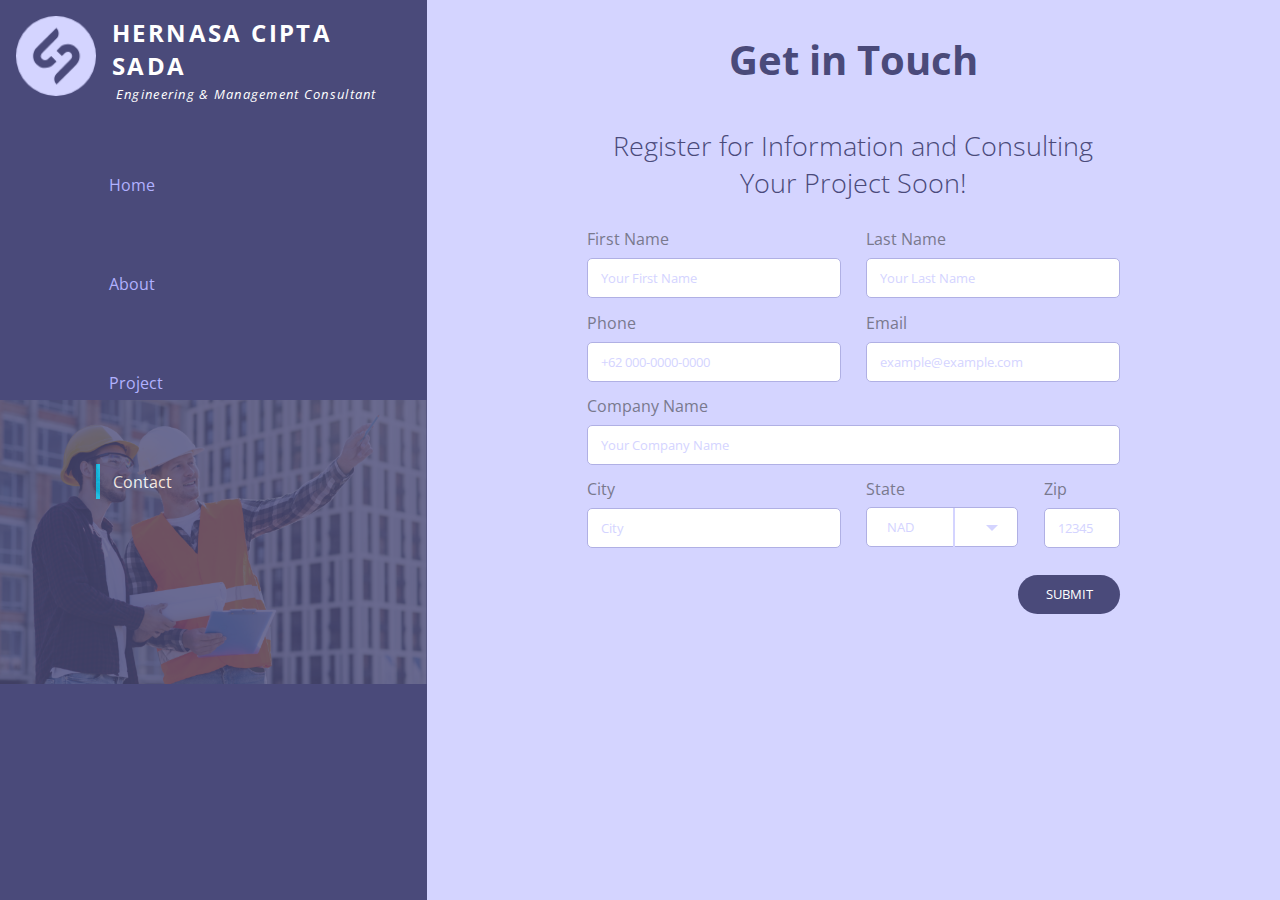
<file: 001-Sign Up Form/index.html>
<!DOCTYPE html>
<html lang="en">
<head>
    <meta charset="UTF-8">
    <meta name="viewport" content="width=device-width, initial-scale=1.0">
    <title>Sign Up Form</title>
    <link rel="stylesheet" href="style.css">
</head>
<body>
    <div class="container-nav">
        <header>
            <div class="logo">
                <img src="logo.png" alt="logo">
                <div class="logotext">
                    <h1>HERNASA CIPTA SADA</h1>
                    <P><em>Engineering & Management Consultant</em></P>
                </div>
            </div>
            <nav class="links">
                <ul>
                    <li>Home</li>
                    <li>About</li>
                    <li>Project</li>
                    <li class="active">Contact</li>
                </ul>
            </nav>
        </header>
        <div class="footer-img">
            <img src="hero.png" alt="png">
        </div>
    </div>
    <main class="content">
        <div class="container-content">
            <h2>Get in Touch</h2>
            <h4>Register for Information and Consulting Your Project Soon!</h4>
            <div class="form">
                <form class="form-field">
                    <label for="firstname">First Name</label>
                    <input type="text" id="firstname" placeholder="Your First Name">
                    <label for="lastname">Last Name</label>
                    <input type="text" id="lastname" placeholder="Your Last Name">
                    <label for="phone">Phone</label>
                    <input type="tel" id="phone" placeholder="+62 000-0000-0000">
                    <label for="email">Email</label>
                    <input type="email" name="email" id="email" placeholder="example@example.com">
                    <label for="company">Company Name</label>
                    <input type="text" id="company" placeholder="Your Company Name">
                    <label for="city">City</label>
                    <input type="text" id="city" placeholder="City">
                    <label for="state">State</label>
                    <select name="state" id="state" >
                        <option value="BTJ" selected disabled>ABC</option>
                        <option value="BTJ">BTJ</option>
                        <option value="JKT">JKT</option>
                        <option value="MDN">MDN</option>
                    </select>
                    <div class="select-custom">
                        <p>NAD</p>
                    </div>
                    <label for="zip">Zip</label>
                    <input type="text" name="zip" id="zip" pattern="[0-9]{5}" placeholder="12345">
                    <button type="submit">SUBMIT</button>
                </form>
            </div>
        </div>
    </main>
</body>
</html>
</file>
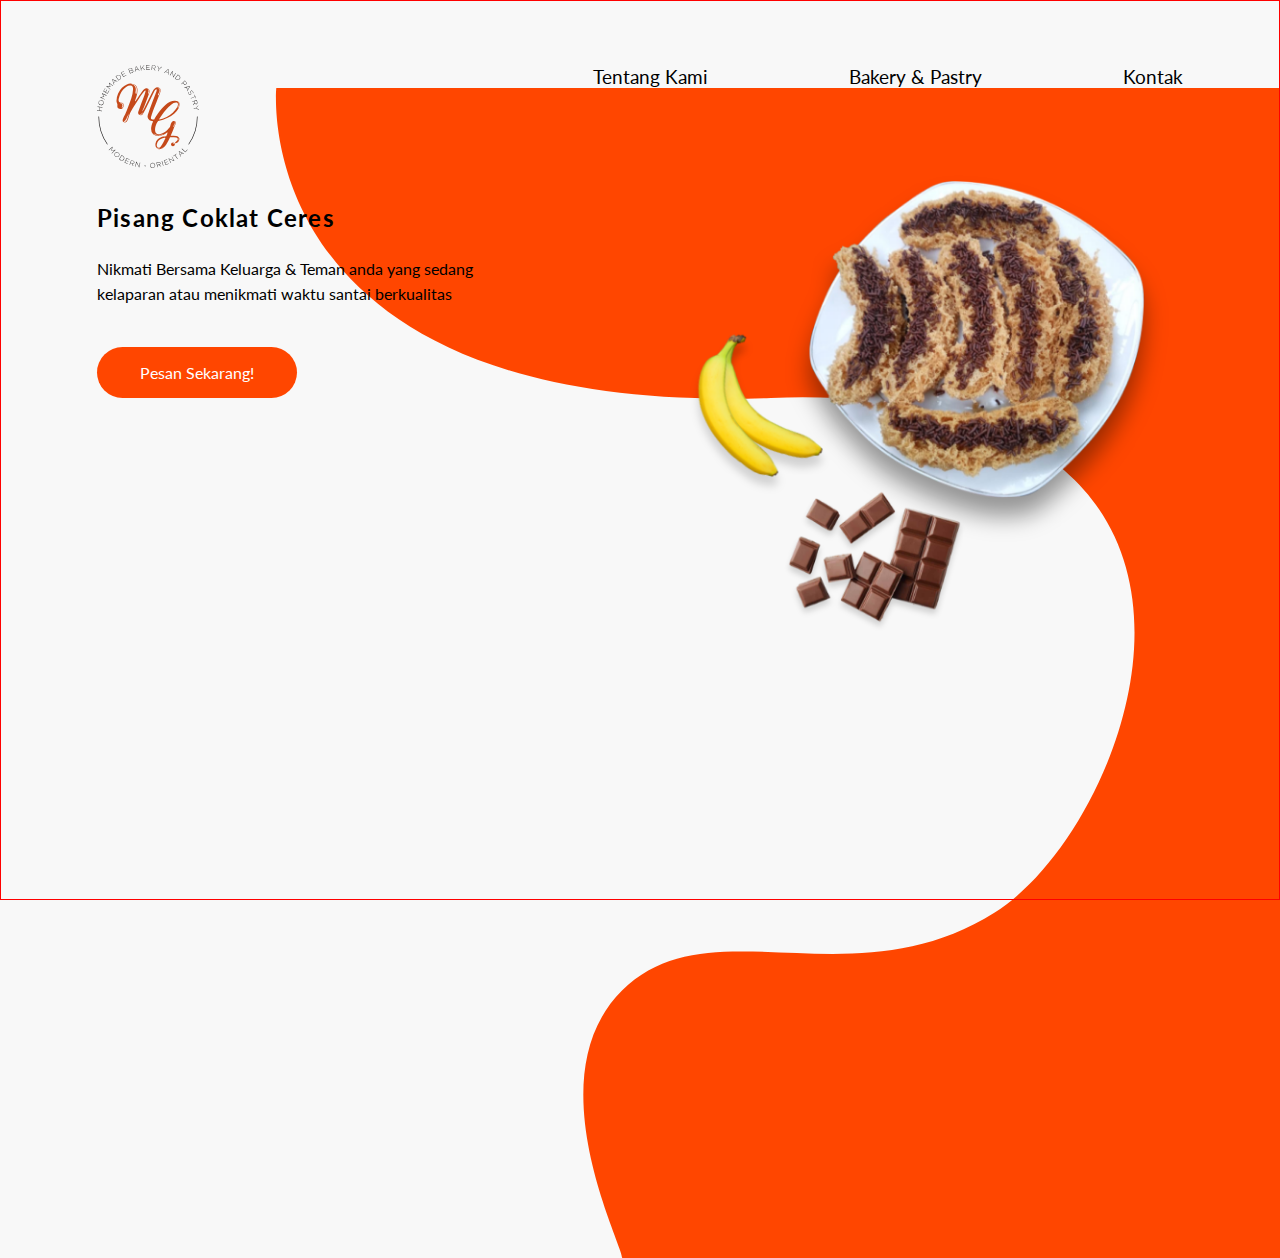
<file: 003 - Landing Page/index.html>
<!DOCTYPE html>
<html lang="en">
<head>
    <meta charset="UTF-8">
    <meta name="viewport" content="width=device-width, initial-scale=1.0">
    <title>Landing Page - MG Bakery</title>
    <link href="https://fonts.googleapis.com/css2?family=Lato&display=swap" rel="stylesheet">
    <link rel="stylesheet" href="style.css">
</head>
<body>
    <div class="content-wrapper">
        <header>
            <div class="logo">
                <img src="img/logoMG.svg" alt="logoMG">
            </div>
            <div class="menu-wrap">
                <input type="checkbox" class="toggle">
                <div class="ham">
                    <span></span>
                    <span></span>
                    <span></span>
                </div>
                <nav>
                    <ul class="show-desktop">
                        <li><a href="#">Tentang Kami</a></li>
                        <li><a href="#">Bakery & Pastry</a></li>
                        <li><a href="#">Kontak</a></li>
                    </ul>
                </nav>
            </div>
        </header>
        <main>
            <div class="content">
                <h2>Pisang Coklat Ceres</h2>
                <p>Nikmati Bersama Keluarga & Teman anda yang sedang kelaparan atau menikmati waktu santai berkualitas </p>
                <p><a href="#">Pesan Sekarang!</a></p>
            </div>
            <div class="img-container">
                <img src="img/piscok.png" alt="piscok">
            </div> 
        </main>
    </div>
    <div class="bg-wave">
        <svg class="wave" viewBox="0 0 847.682 768.042">
            <path id="Path_58" data-name="Path 58" d="M1366,0H518.618S498.29,215.83,843.347,203.444,1084.646,482,990.257,541.258s-186.993-5.813-244.513,51.061,0,166.082,0,175.723c69.346,0,620.331-.065,620.331-.065Z" transform="translate(-518.392)" fill="#ff4600"/>
        </svg>
    </div>
</body>
</html>
</file>
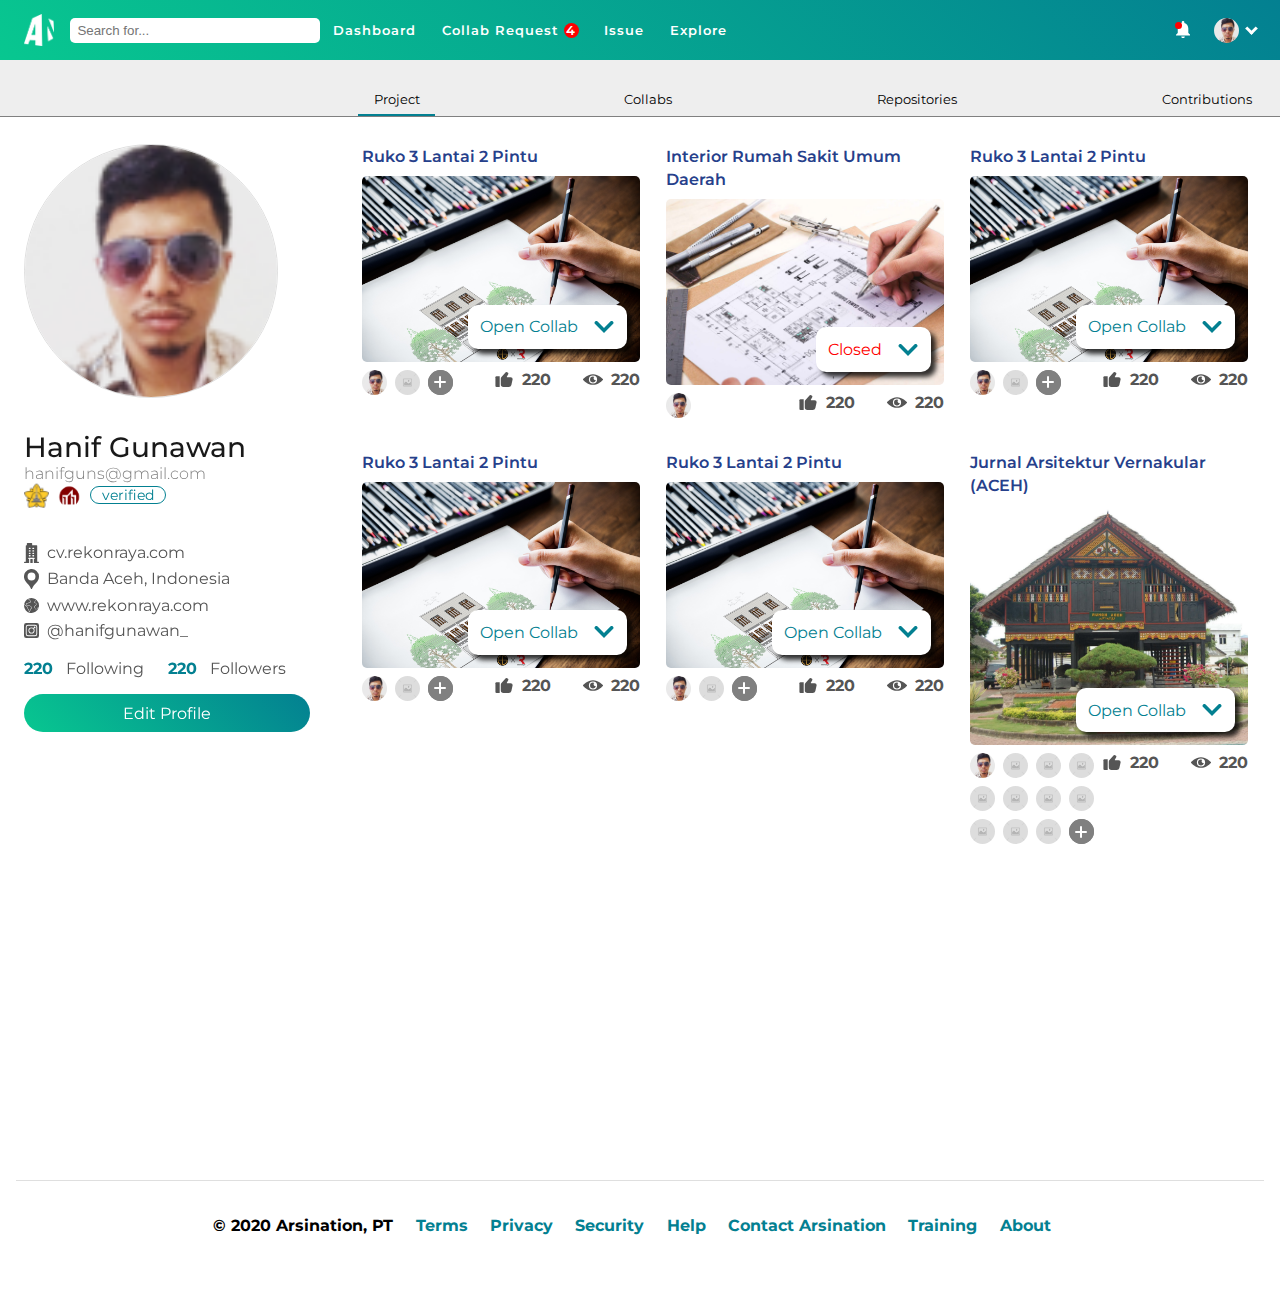
<file: 006 - User Profile/index.html>
<!DOCTYPE html>
<html lang="en">
<head>
    <meta charset="UTF-8">
    <meta name="viewport" content="width=device-width, initial-scale=1.0">
    <title>User Profile</title>
    <link rel="stylesheet" href="style.css">
    <link rel="preconnect" href="https://fonts.gstatic.com">
    <link href="https://fonts.googleapis.com/css2?family=Montserrat:ital,wght@0,300;0,400;0,500;1,600&display=swap" rel="stylesheet">
</head>
<body>
    <div class="wrapper">
        <header>
            <div class="nav-mobile hide-search">
                <span></span>
                <span></span>
                <span></span>
            </div>
            <div class="left-nav">
                <div class="logo">
                    <img class="main-logo" src="icon/logoArsination.png" alt="main logo">
                </div>
                <div class="search-bar">
                    <form role="search">
                        <input class="input-search hide-mobile" type="text" placeholder="  Search for..." autocomplete="off">
                    </form>
                </div>
                <div class="top-menu hide-mobile">
                    <nav class="top-nav">
                        <ul>
                            <li><a href="#"></a>Dashboard</li>
                            <li><a href="#"></a>Collab <span class="limits">Request</span><span class="counter">4</span></li>
                            <li><a href="#"></a>Issue</li>
                            <li><a href="#"></a>Explore</li>
                        </ul>
                    </nav>
                </div>
            </div>
            <div class="right-nav">
                <svg class="search-icon hide-desktop" width="17.49" height="17.491" viewBox="0 0 17.49 17.491">
                    <path id="Path_437" data-name="Path 437" d="M920.5-1404h-.794l-.276-.274A6.469,6.469,0,0,0,921-1408.5a6.5,6.5,0,0,0-6.5-6.5,6.5,6.5,0,0,0-6.5,6.5,6.5,6.5,0,0,0,6.5,6.5,6.47,6.47,0,0,0,4.225-1.566l.276.274v.792l5,4.991L925.49-1399l-4.988-5Zm-6,0a4.5,4.5,0,0,1-4.5-4.5,4.5,4.5,0,0,1,4.5-4.5,4.5,4.5,0,0,1,4.5,4.5,4.5,4.5,0,0,1-4.5,4.5Z" transform="translate(-908 1415)" fill="#fff" fill-rule="evenodd"/>
                </svg>
                <div class="notification">
                    <svg width="14.082" height="17.162" viewBox="0 0 14.082 17.162">
                        <g id="alarm" transform="translate(-37.333)">
                          <g id="Group_3" data-name="Group 3" transform="translate(37.333)">
                            <g id="Group_2" data-name="Group 2" transform="translate(0)">
                              <path id="Path_403" data-name="Path 403" d="M167.094,375.093a1.76,1.76,0,0,0,1.76-1.76h-3.52A1.76,1.76,0,0,0,167.094,375.093Z" transform="translate(-160.053 -357.931)" fill="#fff"/>
                              <path id="Path_404" data-name="Path 404" d="M49.655,11.882v-4.4c0-2.706-1.439-4.964-3.961-5.562v-.6a1.32,1.32,0,1,0-2.64,0v.6c-2.522.6-3.961,2.856-3.961,5.562v4.4l-1.76,1.76v.88H51.415v-.88Z" transform="translate(-37.333)" fill="#fff"/>
                            </g>
                          </g>
                        </g>
                      </svg>
                    <span class="new-notif"></span>
                </div>
                <div class="ava-profile hide-mobile">
                    <div class="ava-icon">
                        <img class="profile-picture" src="icon/profil-picture.png" alt="hg">
                    </div>
                    <p><i class="arrow down"></i></p>
                </div>
            </div>
        </header>
        <div class="wrap-flex">
            <aside>
                <div class="container-profile">
                    <div class="user-profile">
                        <div class="avatar">
                            <img class="profile-picture" src="icon/profil-picture.png" alt="hg">
                        </div>
                        <div class="user-data">
                            <h2 class="name">Hanif Gunawan</h2>
                            <h3 class="email">hanifguns@gmail.com</h3>
                            <div class="almamater">
                                <img src="icon/logo-unsyiah.png" alt="S1">
                                <span class="tooltip-1">S1</span>
                                <img src="icon/logo-iai.png" alt="Associate">
                                <span class="tooltip-2">Associate</span>
                                <span class="verified">verified</span>
                            </div>
                        </div>
                    </div>
                    <div class="user-data2">
                        <div class="occupation">
                            <svg class="icon-data" viewBox="0 0 9.857 13.223">
                                <path id="company" d="M55.456,12.37h-.77V1.92a.41.41,0,0,0-.39-.427H51.368V.427A.41.41,0,0,0,50.977,0H48.269a.41.41,0,0,0-.39.427V1.493h-.317a.41.41,0,0,0-.39.427V12.37H46.4a.428.428,0,0,0-.011.853h2.781a.2.2,0,0,0,.2-.213V10.557h-.16A.428.428,0,0,1,49.2,9.7H52.65a.428.428,0,0,1,.011.853H52.49V13.01a.2.2,0,0,0,.2.213h2.781a.428.428,0,0,0-.011-.853ZM49.977,8.824h-.439a.428.428,0,0,1,0-.853h.439a.428.428,0,0,1,0,.853Zm0-1.6h-.439a.428.428,0,0,1,0-.853h.439a.428.428,0,0,1,0,.853Zm0-1.6h-.439a.428.428,0,0,1,0-.853h.439a.428.428,0,0,1,0,.853Zm0-1.6h-.439a.428.428,0,0,1,0-.853h.439a.428.428,0,0,1,0,.853Zm2.318,4.8h-.439a.428.428,0,0,1,0-.853h.439a.428.428,0,0,1,0,.853Zm0-1.6h-.439a.428.428,0,0,1,0-.853h.439a.428.428,0,0,1,0,.853Zm0-1.6h-.439a.428.428,0,0,1,0-.853h.439a.428.428,0,0,1,0,.853Zm0-1.6h-.439a.428.428,0,0,1,0-.853h.439a.428.428,0,0,1,0,.853ZM50.148,13.01V10.771a.2.2,0,0,1,.2-.213h1.171a.2.2,0,0,1,.2.213V13.01a.2.2,0,0,1-.2.213H50.343A.2.2,0,0,1,50.148,13.01Z" transform="translate(-46)"/>
                            </svg>
                            <p class="data-text">cv.rekonraya.com</p>
                        </div>
                        <div class="address">
                            <svg class="icon-data" viewBox="0 0 9.857 13.214">
                                <path id="Path_420" data-name="Path 420" d="M278.735,114.343a.352.352,0,0,1-.653,0c-1.329-3.254-4.007-4.146-4.518-7.046a5.031,5.031,0,0,1,4.366-5.923,4.929,4.929,0,0,1,5.412,4.9C283.342,110.03,280.21,110.732,278.735,114.343Zm2.28-8.073a2.6,2.6,0,1,0-2.6,2.6,2.6,2.6,0,0,0,2.6-2.6Z" transform="translate(-273.486 -101.349)"/>
                            </svg>
                            <p class="data-text">Banda Aceh, Indonesia</p>
                        </div>
                        <div class="website">
                            <svg class="icon-data" viewBox="0 0 9.857 9.857">
                                <g id="globe" transform="translate(-16 -15.998)">
                                  <path id="Path_407" data-name="Path 407" d="M19.749,47.512l.411.052a.266.266,0,0,0,.265-.126.751.751,0,0,1,.745-.368l.18.023a.263.263,0,0,0,.24-.1l.158-.205a.432.432,0,0,0,.013-.512l-.341-.492a1.486,1.486,0,0,0-.467-.433,1.681,1.681,0,0,1-.16-.107l-.6-.452a4.948,4.948,0,0,0-1.14.852,4.891,4.891,0,0,0-1.41,2.906.9.9,0,0,1,.945.432.708.708,0,0,0,.126.159l.358.337a.435.435,0,0,0,.183.1l.042.011a.831.831,0,0,1,.58.577l.192.692a.571.571,0,0,0,.1.195l.581.762a.84.84,0,0,1,.16.37l.158.947a.038.038,0,0,0,.011.023.031.031,0,0,0,.033,0,.164.164,0,0,0,.1-.137,1.06,1.06,0,0,1,.246-.582l.168-.2a.249.249,0,0,0,.047-.086l.173-.561a.934.934,0,0,1,.326-.468l.515-.4a.082.082,0,0,0,.032-.05.072.072,0,0,0-.016-.059l-.343-.4c-.022-.026-.044-.053-.064-.081l-.262-.365a.653.653,0,0,0-.539-.287.234.234,0,0,1-.126-.033l-.535-.321a.418.418,0,0,0-.41-.01l-.282.151a.659.659,0,0,1-.865-.228L19,48.613a.7.7,0,0,1,.012-.765A.773.773,0,0,1,19.749,47.512Z" transform="translate(-1.608 -28.204)"/>
                                  <path id="Path_408" data-name="Path 408" d="M25.474,22.421a.742.742,0,0,0-.651.445l-.031.069a.765.765,0,0,1-.7.455h-.519a.337.337,0,0,1-.341-.3l-.02-.2a.737.737,0,0,0-.334-.551A.394.394,0,0,1,22.694,22v-.208a.506.506,0,0,1,.168-.382l.882-.783a.771.771,0,0,0,.227-.8.788.788,0,0,0-.657-.553l-.089-.011a.54.54,0,0,1-.341-.18.349.349,0,0,1-.042-.4l.186-.318a6.477,6.477,0,0,1,.816-1.106l.14-.2a4.938,4.938,0,0,0-5.2-.574l.521.392a1.481,1.481,0,0,0,.141.094,1.692,1.692,0,0,1,.532.493l.341.492a.637.637,0,0,1-.019.755l-.158.205a.469.469,0,0,1-.429.178l-.18-.023a.546.546,0,0,0-.542.268.47.47,0,0,1-.469.226l-.411-.052a.568.568,0,0,0-.545.246.493.493,0,0,0-.008.54l.274.433a.453.453,0,0,0,.595.156l.282-.151a.624.624,0,0,1,.613.015l.535.321a.027.027,0,0,0,.016,0,.857.857,0,0,1,.711.372l.262.365c.017.023.035.046.053.068l.343.4a.279.279,0,0,1,.063.225.284.284,0,0,1-.11.18l-.515.4a.73.73,0,0,0-.254.366l-.173.561a.453.453,0,0,1-.085.157l-.168.2a.855.855,0,0,0-.2.469.369.369,0,0,1-.225.308.237.237,0,0,1-.326-.184l-.158-.947a.634.634,0,0,0-.121-.279l-.581-.762a.776.776,0,0,1-.131-.264l-.192-.692a.625.625,0,0,0-.436-.434l-.042-.011a.641.641,0,0,1-.27-.151l-.358-.337a.914.914,0,0,1-.163-.2.7.7,0,0,0-.733-.333l-.055.011q-.013.182-.013.366a4.93,4.93,0,0,0,9.629,1.488l-.033,0Z" transform="translate(0 0)"/>
                                  <path id="Path_409" data-name="Path 409" d="M353.239,74.049l-.136.189-.008.01a6.272,6.272,0,0,0-.794,1.075l-.186.317a.145.145,0,0,0,.019.164.335.335,0,0,0,.211.112l.09.011a.994.994,0,0,1,.829.7.976.976,0,0,1-.286,1.013l-.884.783a.3.3,0,0,0-.1.228v.208a.188.188,0,0,0,.085.162.936.936,0,0,1,.425.7l.021.2a.134.134,0,0,0,.138.12h.519a.56.56,0,0,0,.517-.333l.031-.066a.947.947,0,0,1,.829-.569l.122-.006.03,0,.075-.008a4.954,4.954,0,0,0,.166-1.276A4.9,4.9,0,0,0,353.51,74.3Q353.378,74.169,353.239,74.049Z" transform="translate(-329.096 -56.859)"/>
                                </g>
                            </svg>
                            <p class="data-text">www.rekonraya.com</p>
                        </div>
                        <div class="social-media">
                            <svg class="icon-data" viewBox="0 0 9.73 9.73">
                                <path id="Path_410" data-name="Path 410" d="M96.416,91H91.855a.856.856,0,0,0-.855.855v4.561a.856.856,0,0,0,.855.855h4.561a.856.856,0,0,0,.855-.855V91.855A.856.856,0,0,0,96.416,91Zm-2.281,5.131a2,2,0,1,1,2-2A2,2,0,0,1,94.136,96.131Zm2-3.421a.57.57,0,1,1,.57-.57A.571.571,0,0,1,96.131,92.71Zm0,0" transform="translate(-89.271 -89.271)"/>
                                <path id="Path_411" data-name="Path 411" d="M182.425,181a1.425,1.425,0,1,0,1.425,1.425A1.427,1.427,0,0,0,182.425,181Zm0,0" transform="translate(-177.56 -177.56)"/>
                                <path id="Path_412" data-name="Path 412" d="M8.286,0H1.444A1.46,1.46,0,0,0,0,1.444V8.286A1.46,1.46,0,0,0,1.444,9.73H8.286A1.46,1.46,0,0,0,9.73,8.286V1.444A1.46,1.46,0,0,0,8.286,0Zm.285,7.146A1.427,1.427,0,0,1,7.146,8.571H2.585A1.427,1.427,0,0,1,1.159,7.146V2.585A1.427,1.427,0,0,1,2.585,1.159H7.146A1.427,1.427,0,0,1,8.571,2.585Zm0,0"/>
                            </svg>
                            <p class="data-text">@hanifgunawan_</p>
                        </div>
                    </div>
                    <div class="user-entity">
                        <div class="user-fame">
                            <div class="following">
                                <h4>220</h4>
                                <p class="data-text">Following</p>                    
                            </div>
                            <div class="followers">
                                <h4>220</h4>
                                <p class="data-text">Followers</p>
                            </div>
                        </div>
                    </div>
                    <div class="btn-edit-profile">
                        <p><a href="#">Edit Profile</a></p>
                    </div>
                </div>
            </aside>
            <main>
                <div class="content-wrap">
                    <div class="content">
                        <h3 class="title"><a href="">Ruko 3 Lantai 2 Pintu</a></h3>
                        <div class="cover">
                            <img src="icon/ruko-present.jpg" alt="cover-ruko">
                            <div class="banner-option">
                                <div class="option-1 active">
                                    <p>Open Collab</p>
                                </div>
                                <div class="option-2 hidden">
                                    <p>Closed</p>
                                </div>
                                <div class="dropdown">
                                    <svg class="arrow-drop" width="10.486" height="6.657" viewBox="0 0 10.486 6.657">
                                        <path id="Union_8" data-name="Union 8" d="M.293,1.707A1,1,0,0,1,1.707.293L5.243,3.828,8.778.293a1,1,0,0,1,1.415,1.415L5.243,6.656Z" transform="translate(0 0)"/>
                                    </svg>
                                </div>
                            </div>
                        </div>
                        <div class="content-status">
                            <div class="owner">
                                <a href="#">
                                    <img src="icon/profil-picture.png" alt="owner">
                                </a>
                                <a href="#">
                                    <img src="icon/image-placeholder.jpg" alt="owner">
                                </a>
                                <div class="add-owner">
                                    <a class="add-owner" href="#">
                                        <span></span>
                                        <span></span>
                                    </a>
                                </div>
                            </div>
                            <div class="likes-watches">
                                <div class="likes">
                                    <svg class="likes-icon" width="16" height="14" viewBox="0 0 16 14">
                                        <g id="like" transform="translate(0 -1)">
                                          <path id="Path_416" data-name="Path 416" d="M0,1V9a1,1,0,0,0,1,1H4V0H1A1,1,0,0,0,0,1Z" transform="translate(0 5)"/>
                                          <path id="Path_417" data-name="Path 417" d="M9.153,5.03H6.2a.5.5,0,0,1-.437-.743L6.8,2.412A1.5,1.5,0,0,0,5.855.229L5.121.045A.5.5,0,0,0,4.628.2L.641,4.625A2.5,2.5,0,0,0,0,6.3V11.53a2.5,2.5,0,0,0,2.5,2.5H7.474A2.506,2.506,0,0,0,9.885,12.19l1.067-4.9a1.847,1.847,0,0,0-1.8-2.262Z" transform="translate(5 0.97)"/>
                                        </g>
                                    </svg>
                                    <p>220</p>
                                </div>
                                <div class="watch">
                                    <svg class="watch-icon" width="17.716" height="9.342" viewBox="0 0 17.716 9.342">
                                        <g id="eye" transform="translate(0 -121)">
                                          <g id="Group_40" data-name="Group 40" transform="translate(-0.001 121)">
                                            <g id="Group_39" data-name="Group 39" transform="translate(0)">
                                              <path id="Path_418" data-name="Path 418" d="M17.583,125.325c-.158-.176-3.962-4.325-8.726-4.325S.29,125.149.132,125.325a.519.519,0,0,0,0,.692c.158.176,3.962,4.325,8.726,4.325s8.567-4.149,8.726-4.325A.519.519,0,0,0,17.583,125.325ZM8.857,129.3a3.633,3.633,0,1,1,3.633-3.633A3.638,3.638,0,0,1,8.857,129.3Z" transform="translate(0.001 -121)"/>
                                            </g>
                                          </g>
                                          <g id="Group_42" data-name="Group 42" transform="translate(6.262 123.076)">
                                            <g id="Group_41" data-name="Group 41" transform="translate(0 0)">
                                              <path id="Path_419" data-name="Path 419" d="M184.114,182.557a1.552,1.552,0,0,1,.654-1.264A2.561,2.561,0,0,0,183.6,181a2.6,2.6,0,1,0,2.551,3.033A1.548,1.548,0,0,1,184.114,182.557Z" transform="translate(-181 -181)"/>
                                            </g>
                                          </g>
                                        </g>
                                    </svg>
                                    <p>220</p>
                                </div>
                            </div>
                        </div>
                    </div>
                    <div class="content">
                        <h3 class="title"><a href="">Interior Rumah Sakit Umum Daerah </a></h3>
                        <div class="cover">
                            <img src="icon/cover-interior.jpg" alt="cover-interior">
                            <div class="banner-option">
                                <div class="option-1 hidden">
                                    <p>Open Collab</p>
                                </div>
                                <div class="option-2 active">
                                    <p>Closed</p>
                                </div>
                                <div class="dropdown">
                                    <svg class="arrow-drop" width="10.486" height="6.657" viewBox="0 0 10.486 6.657">
                                        <path id="Union_8" data-name="Union 8" d="M.293,1.707A1,1,0,0,1,1.707.293L5.243,3.828,8.778.293a1,1,0,0,1,1.415,1.415L5.243,6.656Z" transform="translate(0 0)"/>
                                    </svg>
                                </div>
                            </div>
                        </div>
                        <div class="content-status">
                            <div class="owner">
                                <a href="#">
                                    <img src="icon/profil-picture.png" alt="owner">
                                </a>
                            </div>
                            <div class="likes-watches">
                                <div class="likes">
                                    <svg class="likes-icon" width="16" height="14" viewBox="0 0 16 14">
                                        <g id="like" transform="translate(0 -1)">
                                          <path id="Path_416" data-name="Path 416" d="M0,1V9a1,1,0,0,0,1,1H4V0H1A1,1,0,0,0,0,1Z" transform="translate(0 5)"/>
                                          <path id="Path_417" data-name="Path 417" d="M9.153,5.03H6.2a.5.5,0,0,1-.437-.743L6.8,2.412A1.5,1.5,0,0,0,5.855.229L5.121.045A.5.5,0,0,0,4.628.2L.641,4.625A2.5,2.5,0,0,0,0,6.3V11.53a2.5,2.5,0,0,0,2.5,2.5H7.474A2.506,2.506,0,0,0,9.885,12.19l1.067-4.9a1.847,1.847,0,0,0-1.8-2.262Z" transform="translate(5 0.97)"/>
                                        </g>
                                    </svg>
                                    <p>220</p>
                                </div>
                                <div class="watch">
                                    <svg class="watch-icon" width="17.716" height="9.342" viewBox="0 0 17.716 9.342">
                                        <g id="eye" transform="translate(0 -121)">
                                          <g id="Group_40" data-name="Group 40" transform="translate(-0.001 121)">
                                            <g id="Group_39" data-name="Group 39" transform="translate(0)">
                                              <path id="Path_418" data-name="Path 418" d="M17.583,125.325c-.158-.176-3.962-4.325-8.726-4.325S.29,125.149.132,125.325a.519.519,0,0,0,0,.692c.158.176,3.962,4.325,8.726,4.325s8.567-4.149,8.726-4.325A.519.519,0,0,0,17.583,125.325ZM8.857,129.3a3.633,3.633,0,1,1,3.633-3.633A3.638,3.638,0,0,1,8.857,129.3Z" transform="translate(0.001 -121)"/>
                                            </g>
                                          </g>
                                          <g id="Group_42" data-name="Group 42" transform="translate(6.262 123.076)">
                                            <g id="Group_41" data-name="Group 41" transform="translate(0 0)">
                                              <path id="Path_419" data-name="Path 419" d="M184.114,182.557a1.552,1.552,0,0,1,.654-1.264A2.561,2.561,0,0,0,183.6,181a2.6,2.6,0,1,0,2.551,3.033A1.548,1.548,0,0,1,184.114,182.557Z" transform="translate(-181 -181)"/>
                                            </g>
                                          </g>
                                        </g>
                                    </svg>
                                    <p>220</p>
                                </div>
                            </div>
                        </div>
                    </div>
                    <div class="content">
                        <h3 class="title"><a href="">Ruko 3 Lantai 2 Pintu</a></h3>
                        <div class="cover">
                            <img src="icon/ruko-present.jpg" alt="cover-ruko">
                            <div class="banner-option">
                                <div class="option-1 active">
                                    <p>Open Collab</p>
                                </div>
                                <div class="option-2 hidden">
                                    <p>Closed</p>
                                </div>
                                <div class="dropdown">
                                    <svg class="arrow-drop" width="10.486" height="6.657" viewBox="0 0 10.486 6.657">
                                        <path id="Union_8" data-name="Union 8" d="M.293,1.707A1,1,0,0,1,1.707.293L5.243,3.828,8.778.293a1,1,0,0,1,1.415,1.415L5.243,6.656Z" transform="translate(0 0)"/>
                                    </svg>
                                </div>
                            </div>
                        </div>
                        <div class="content-status">
                            <div class="owner">
                                <a href="#">
                                    <img src="icon/profil-picture.png" alt="owner">
                                </a>
                                <a href="#">
                                    <img src="icon/image-placeholder.jpg" alt="owner">
                                </a>
                                <div class="add-owner">
                                    <a class="add-owner" href="#">
                                        <span></span>
                                        <span></span>
                                    </a>
                                </div>
                            </div>
                            <div class="likes-watches">
                                <div class="likes">
                                    <svg class="likes-icon" width="16" height="14" viewBox="0 0 16 14">
                                        <g id="like" transform="translate(0 -1)">
                                          <path id="Path_416" data-name="Path 416" d="M0,1V9a1,1,0,0,0,1,1H4V0H1A1,1,0,0,0,0,1Z" transform="translate(0 5)"/>
                                          <path id="Path_417" data-name="Path 417" d="M9.153,5.03H6.2a.5.5,0,0,1-.437-.743L6.8,2.412A1.5,1.5,0,0,0,5.855.229L5.121.045A.5.5,0,0,0,4.628.2L.641,4.625A2.5,2.5,0,0,0,0,6.3V11.53a2.5,2.5,0,0,0,2.5,2.5H7.474A2.506,2.506,0,0,0,9.885,12.19l1.067-4.9a1.847,1.847,0,0,0-1.8-2.262Z" transform="translate(5 0.97)"/>
                                        </g>
                                    </svg>
                                    <p>220</p>
                                </div>
                                <div class="watch">
                                    <svg class="watch-icon" width="17.716" height="9.342" viewBox="0 0 17.716 9.342">
                                        <g id="eye" transform="translate(0 -121)">
                                          <g id="Group_40" data-name="Group 40" transform="translate(-0.001 121)">
                                            <g id="Group_39" data-name="Group 39" transform="translate(0)">
                                              <path id="Path_418" data-name="Path 418" d="M17.583,125.325c-.158-.176-3.962-4.325-8.726-4.325S.29,125.149.132,125.325a.519.519,0,0,0,0,.692c.158.176,3.962,4.325,8.726,4.325s8.567-4.149,8.726-4.325A.519.519,0,0,0,17.583,125.325ZM8.857,129.3a3.633,3.633,0,1,1,3.633-3.633A3.638,3.638,0,0,1,8.857,129.3Z" transform="translate(0.001 -121)"/>
                                            </g>
                                          </g>
                                          <g id="Group_42" data-name="Group 42" transform="translate(6.262 123.076)">
                                            <g id="Group_41" data-name="Group 41" transform="translate(0 0)">
                                              <path id="Path_419" data-name="Path 419" d="M184.114,182.557a1.552,1.552,0,0,1,.654-1.264A2.561,2.561,0,0,0,183.6,181a2.6,2.6,0,1,0,2.551,3.033A1.548,1.548,0,0,1,184.114,182.557Z" transform="translate(-181 -181)"/>
                                            </g>
                                          </g>
                                        </g>
                                    </svg>
                                    <p>220</p>
                                </div>
                            </div>
                        </div>
                    </div>
                    <div class="content">
                        <h3 class="title"><a href="">Ruko 3 Lantai 2 Pintu</a></h3>
                        <div class="cover">
                            <img src="icon/ruko-present.jpg" alt="cover-ruko">
                            <div class="banner-option">
                                <div class="option-1 active">
                                    <p>Open Collab</p>
                                </div>
                                <div class="option-2 hidden">
                                    <p>Closed</p>
                                </div>
                                <div class="dropdown">
                                    <svg class="arrow-drop" width="10.486" height="6.657" viewBox="0 0 10.486 6.657">
                                        <path id="Union_8" data-name="Union 8" d="M.293,1.707A1,1,0,0,1,1.707.293L5.243,3.828,8.778.293a1,1,0,0,1,1.415,1.415L5.243,6.656Z" transform="translate(0 0)"/>
                                    </svg>
                                </div>
                            </div>
                        </div>
                        <div class="content-status">
                            <div class="owner">
                                <a href="#">
                                    <img src="icon/profil-picture.png" alt="owner">
                                </a>
                                <a href="#">
                                    <img src="icon/image-placeholder.jpg" alt="owner">
                                </a>
                                <div class="add-owner">
                                    <a class="add-owner" href="#">
                                        <span></span>
                                        <span></span>
                                    </a>
                                </div>
                            </div>
                            <div class="likes-watches">
                                <div class="likes">
                                    <svg class="likes-icon" width="16" height="14" viewBox="0 0 16 14">
                                        <g id="like" transform="translate(0 -1)">
                                          <path id="Path_416" data-name="Path 416" d="M0,1V9a1,1,0,0,0,1,1H4V0H1A1,1,0,0,0,0,1Z" transform="translate(0 5)"/>
                                          <path id="Path_417" data-name="Path 417" d="M9.153,5.03H6.2a.5.5,0,0,1-.437-.743L6.8,2.412A1.5,1.5,0,0,0,5.855.229L5.121.045A.5.5,0,0,0,4.628.2L.641,4.625A2.5,2.5,0,0,0,0,6.3V11.53a2.5,2.5,0,0,0,2.5,2.5H7.474A2.506,2.506,0,0,0,9.885,12.19l1.067-4.9a1.847,1.847,0,0,0-1.8-2.262Z" transform="translate(5 0.97)"/>
                                        </g>
                                    </svg>
                                    <p>220</p>
                                </div>
                                <div class="watch">
                                    <svg class="watch-icon" width="17.716" height="9.342" viewBox="0 0 17.716 9.342">
                                        <g id="eye" transform="translate(0 -121)">
                                          <g id="Group_40" data-name="Group 40" transform="translate(-0.001 121)">
                                            <g id="Group_39" data-name="Group 39" transform="translate(0)">
                                              <path id="Path_418" data-name="Path 418" d="M17.583,125.325c-.158-.176-3.962-4.325-8.726-4.325S.29,125.149.132,125.325a.519.519,0,0,0,0,.692c.158.176,3.962,4.325,8.726,4.325s8.567-4.149,8.726-4.325A.519.519,0,0,0,17.583,125.325ZM8.857,129.3a3.633,3.633,0,1,1,3.633-3.633A3.638,3.638,0,0,1,8.857,129.3Z" transform="translate(0.001 -121)"/>
                                            </g>
                                          </g>
                                          <g id="Group_42" data-name="Group 42" transform="translate(6.262 123.076)">
                                            <g id="Group_41" data-name="Group 41" transform="translate(0 0)">
                                              <path id="Path_419" data-name="Path 419" d="M184.114,182.557a1.552,1.552,0,0,1,.654-1.264A2.561,2.561,0,0,0,183.6,181a2.6,2.6,0,1,0,2.551,3.033A1.548,1.548,0,0,1,184.114,182.557Z" transform="translate(-181 -181)"/>
                                            </g>
                                          </g>
                                        </g>
                                    </svg>
                                    <p>220</p>
                                </div>
                            </div>
                        </div>
                    </div>
                    <div class="content">
                        <h3 class="title"><a href="">Ruko 3 Lantai 2 Pintu</a></h3>
                        <div class="cover">
                            <img src="icon/ruko-present.jpg" alt="cover-ruko">
                            <div class="banner-option">
                                <div class="option-1 active">
                                    <p>Open Collab</p>
                                </div>
                                <div class="option-2 hidden">
                                    <p>Closed</p>
                                </div>
                                <div class="dropdown">
                                    <svg class="arrow-drop" width="10.486" height="6.657" viewBox="0 0 10.486 6.657">
                                        <path id="Union_8" data-name="Union 8" d="M.293,1.707A1,1,0,0,1,1.707.293L5.243,3.828,8.778.293a1,1,0,0,1,1.415,1.415L5.243,6.656Z" transform="translate(0 0)"/>
                                    </svg>
                                </div>
                            </div>
                        </div>
                        <div class="content-status">
                            <div class="owner">
                                <a href="#">
                                    <img src="icon/profil-picture.png" alt="owner">
                                </a>
                                <a href="#">
                                    <img src="icon/image-placeholder.jpg" alt="owner">
                                </a>
                                <div class="add-owner">
                                    <a class="add-owner" href="#">
                                        <span></span>
                                        <span></span>
                                    </a>
                                </div>
                            </div>
                            <div class="likes-watches">
                                <div class="likes">
                                    <svg class="likes-icon" width="16" height="14" viewBox="0 0 16 14">
                                        <g id="like" transform="translate(0 -1)">
                                          <path id="Path_416" data-name="Path 416" d="M0,1V9a1,1,0,0,0,1,1H4V0H1A1,1,0,0,0,0,1Z" transform="translate(0 5)"/>
                                          <path id="Path_417" data-name="Path 417" d="M9.153,5.03H6.2a.5.5,0,0,1-.437-.743L6.8,2.412A1.5,1.5,0,0,0,5.855.229L5.121.045A.5.5,0,0,0,4.628.2L.641,4.625A2.5,2.5,0,0,0,0,6.3V11.53a2.5,2.5,0,0,0,2.5,2.5H7.474A2.506,2.506,0,0,0,9.885,12.19l1.067-4.9a1.847,1.847,0,0,0-1.8-2.262Z" transform="translate(5 0.97)"/>
                                        </g>
                                    </svg>
                                    <p>220</p>
                                </div>
                                <div class="watch">
                                    <svg class="watch-icon" width="17.716" height="9.342" viewBox="0 0 17.716 9.342">
                                        <g id="eye" transform="translate(0 -121)">
                                          <g id="Group_40" data-name="Group 40" transform="translate(-0.001 121)">
                                            <g id="Group_39" data-name="Group 39" transform="translate(0)">
                                              <path id="Path_418" data-name="Path 418" d="M17.583,125.325c-.158-.176-3.962-4.325-8.726-4.325S.29,125.149.132,125.325a.519.519,0,0,0,0,.692c.158.176,3.962,4.325,8.726,4.325s8.567-4.149,8.726-4.325A.519.519,0,0,0,17.583,125.325ZM8.857,129.3a3.633,3.633,0,1,1,3.633-3.633A3.638,3.638,0,0,1,8.857,129.3Z" transform="translate(0.001 -121)"/>
                                            </g>
                                          </g>
                                          <g id="Group_42" data-name="Group 42" transform="translate(6.262 123.076)">
                                            <g id="Group_41" data-name="Group 41" transform="translate(0 0)">
                                              <path id="Path_419" data-name="Path 419" d="M184.114,182.557a1.552,1.552,0,0,1,.654-1.264A2.561,2.561,0,0,0,183.6,181a2.6,2.6,0,1,0,2.551,3.033A1.548,1.548,0,0,1,184.114,182.557Z" transform="translate(-181 -181)"/>
                                            </g>
                                          </g>
                                        </g>
                                    </svg>
                                    <p>220</p>
                                </div>
                            </div>
                        </div>
                    </div>
                    <div class="content">
                        <h3 class="title"><a href="#">Jurnal Arsitektur Vernakular (ACEH)</a></h3>
                        <div class="cover">
                            <img src="icon/cover-jurnal.jpg" alt="cover-ruko">
                            <div class="banner-option">
                                <div class="option-1 active">
                                    <p>Open Collab</p>
                                </div>
                                <div class="option-2 hidden">
                                    <p>Closed</p>
                                </div>
                                <div class="dropdown">
                                    <svg class="arrow-drop" width="10.486" height="6.657" viewBox="0 0 10.486 6.657">
                                        <path id="Union_8" data-name="Union 8" d="M.293,1.707A1,1,0,0,1,1.707.293L5.243,3.828,8.778.293a1,1,0,0,1,1.415,1.415L5.243,6.656Z" transform="translate(0 0)"/>
                                    </svg>
                                </div>
                            </div>
                        </div>
                        <div class="content-status">
                            <div class="owner">
                                <a href="#">
                                    <img src="icon/profil-picture.png" alt="owner">
                                </a>
                                <a href="#">
                                    <img src="icon/image-placeholder.jpg" alt="owner">
                                </a>
                                <a href="#">
                                    <img src="icon/image-placeholder.jpg" alt="owner">
                                </a>
                                <a href="#">
                                    <img src="icon/image-placeholder.jpg" alt="owner">
                                </a>
                                <a href="#">
                                    <img src="icon/image-placeholder.jpg" alt="owner">
                                </a>
                                <a href="#">
                                    <img src="icon/image-placeholder.jpg" alt="owner">
                                </a>
                                <a href="#">
                                    <img src="icon/image-placeholder.jpg" alt="owner">
                                </a>
                                <a href="#">
                                    <img src="icon/image-placeholder.jpg" alt="owner">
                                </a>
                                <a href="#">
                                    <img src="icon/image-placeholder.jpg" alt="owner">
                                </a>
                                <a href="#">
                                    <img src="icon/image-placeholder.jpg" alt="owner">
                                </a>
                                <a href="#">
                                    <img src="icon/image-placeholder.jpg" alt="owner">
                                </a>
                                <div class="add-owner">
                                    <a class="add-owner" href="#">
                                        <span></span>
                                        <span></span>
                                    </a>
                                </div>
                            </div>
                            <div class="likes-watches">
                                <div class="likes">
                                    <svg class="likes-icon" width="16" height="14" viewBox="0 0 16 14">
                                        <g id="like" transform="translate(0 -1)">
                                          <path id="Path_416" data-name="Path 416" d="M0,1V9a1,1,0,0,0,1,1H4V0H1A1,1,0,0,0,0,1Z" transform="translate(0 5)"/>
                                          <path id="Path_417" data-name="Path 417" d="M9.153,5.03H6.2a.5.5,0,0,1-.437-.743L6.8,2.412A1.5,1.5,0,0,0,5.855.229L5.121.045A.5.5,0,0,0,4.628.2L.641,4.625A2.5,2.5,0,0,0,0,6.3V11.53a2.5,2.5,0,0,0,2.5,2.5H7.474A2.506,2.506,0,0,0,9.885,12.19l1.067-4.9a1.847,1.847,0,0,0-1.8-2.262Z" transform="translate(5 0.97)"/>
                                        </g>
                                    </svg>
                                    <p>220</p>
                                </div>
                                <div class="watch">
                                    <svg class="watch-icon" width="17.716" height="9.342" viewBox="0 0 17.716 9.342">
                                        <g id="eye" transform="translate(0 -121)">
                                          <g id="Group_40" data-name="Group 40" transform="translate(-0.001 121)">
                                            <g id="Group_39" data-name="Group 39" transform="translate(0)">
                                              <path id="Path_418" data-name="Path 418" d="M17.583,125.325c-.158-.176-3.962-4.325-8.726-4.325S.29,125.149.132,125.325a.519.519,0,0,0,0,.692c.158.176,3.962,4.325,8.726,4.325s8.567-4.149,8.726-4.325A.519.519,0,0,0,17.583,125.325ZM8.857,129.3a3.633,3.633,0,1,1,3.633-3.633A3.638,3.638,0,0,1,8.857,129.3Z" transform="translate(0.001 -121)"/>
                                            </g>
                                          </g>
                                          <g id="Group_42" data-name="Group 42" transform="translate(6.262 123.076)">
                                            <g id="Group_41" data-name="Group 41" transform="translate(0 0)">
                                              <path id="Path_419" data-name="Path 419" d="M184.114,182.557a1.552,1.552,0,0,1,.654-1.264A2.561,2.561,0,0,0,183.6,181a2.6,2.6,0,1,0,2.551,3.033A1.548,1.548,0,0,1,184.114,182.557Z" transform="translate(-181 -181)"/>
                                            </g>
                                          </g>
                                        </g>
                                    </svg>
                                    <p>220</p>
                                </div>
                            </div>
                        </div>
                    </div>
                </div>
            </main>
        </div>
        <nav class="main-nav">
            <ul>
                <li class="active-tab">Project</li>
                <li>Collabs</li>
                <li>Repositories</li>
                <li>Contributions</li>
            </ul>
        </nav>
        <footer>
            <p>&#169; 2020 Arsination, PT</p>
            <p><a href="#">Terms</a></p>
            <p><a href="#">Privacy</a></p>
            <p><a href="#">Security</a></p>
            <p><a href="#">Help</a></p>
            <p><a href="#">Contact Arsination</a></p>
            <p><a href="#">Training</a></p>
            <p><a href="#">About</a></p>
        </footer>
    </div>
</body>
</html>
</file>
<file: 001-Sign Up Form/style.css>
@import url('https://fonts.googleapis.com/css2?family=Open+Sans&display=swap');

* {
    margin: 0;
    padding: 0;
    box-sizing: border-box;
    font-family: 'Open Sans', sans-serif;
}

body {
    display: grid;
    grid-template-columns: 1.5fr 3fr;
}

.container-nav {
    position: relative;
    background-color: #4A4A7A;
    height: 100vh;
    width: 100%;
    padding: 1em;
    color: #fff;
    overflow: hidden;
}

.logo img {
    max-width: 80px;
    max-height: 80px;
    display: block;
    width: 100%;
    height: auto;
}

.logo {
    display: flex;
    width: 100%;
    

}

.logo h1 {
    font-size: 1.5em;
    font-weight: bold;
    letter-spacing: 0.1em;
}

.logotext {
    display: flex;
    flex-direction: column;
    align-items: flex-start;
    justify-content: center;
    width: 100%;
    margin-left: 1em;
}

.logo em {
    font-size: 0.8em;
    padding-left: 0.3em;
    letter-spacing: 0.1em;

}

.links ul {
    margin-top: 4em;
    margin-left: 5em;
    list-style: none;
}

.links ul li {
    padding: 0.4em 0.8em;
    margin-bottom: 4em;
    font-size: 1em;
    color: #B1B1FF;

}

.footer-img img {
    overflow-x: hidden;
    left: 0;
    top: 400px;
    bottom: 0;
    position: absolute;
    opacity: 0.2;
    width: 100%;
}

.links .active {
    border-left: 4px solid #00CBFF;
    color: #fff;
}

main.content {
    background-color: #D4D4FF;

}

.container-content {
    width: 100%;
    padding: 0 10em;
   
}

.container-content h2 {
    text-align: center;
    color: #4A4A7A;
    margin: 0.8em 0 1em 0;
    font-size: 2.5em;
    font-weight: bold;
}

.container-content h4 {
    color: #4A4A7A;
    font-size: 1.7em;
    font-weight: lighter;
    text-align: center;
    margin-bottom: 1em;
   
}

.form form input {
    display: block;
    padding: 0.75em 1em;
    width: 100%;
    border: 1px solid #B0B0E4;
    border-radius: 5px;
    outline: none;
    margin-bottom: 1em;
}

.form form input::placeholder {
    color: #D4D4FF;
}

.form form label {
    text-align: left;
    margin-bottom: 0.5em;
    color: #79798E;
}

.form-field {
    display: grid;
    grid-template-columns: 1fr 0.1fr 0.6fr 0.1fr 0.3fr;
    align-items: center;

}

/* Form Label Input */
label[for="firstname"], input#firstname {
    grid-column: 1 / 2;
    grid-row: 1 / 2;
    
}

input#firstname {
    grid-column: 1 / 2;
    grid-row: 2 / 3;
    
}

label[for="lastname"] {
    grid-column: 3 / 4;
    grid-row: 1 / 2;
}

input#lastname {
    grid-column: 3 / span 3;
    grid-row: 2 / 3;
}

label[for="phone"] {
    grid-column: 1 / 2;
    grid-row: 4 / 5;
}

input#phone {
    grid-column: 1 / 2;
    grid-row: 5 / 6;
}

label[for="email"] {
    grid-column: 3 / 4;
    grid-row: 4 / 5;
}

input#email {
    grid-column: 3 / span 3;
    grid-row: 5 / 6;
}

label[for="company"] {
    grid-column: 1 / 2;
    grid-row: 6 / 7;
}

input#company {
    grid-column: 1 / span 5;
    grid-row: 7 / 8;
}

label[for="city"] {
    grid-column: 1 / 2;
    grid-row: 8 / 9;
}

input#city {
    grid-column: 1 / 2;
    grid-row: 9 / 10;
}

label[for="zip"] {
    grid-column: 5 / 6;
    grid-row: 8 / 9;
}

input#zip {
    grid-column: 5 / 6;
    grid-row: 9 / 10;
}

label[for="state"] {
    grid-column: 3 / 4;
    grid-row: 8 / 9;
  
}

.form-field button {
    grid-column: 4 / span 3;
    grid-row: 10 / 11;
    background-color: #4A4A7A;
    color: #fff;
    border: none;
    padding: 0.8em 1em;
    border-radius: 50px;
    margin-top: 1em;
    outline: none;
}

select#state {
    background-color: #fff;
    opacity: 0;

    position: relative;
    grid-column: 3 / 4;
    grid-row: 9 / 10;
    padding: 0.7em 1em;
    align-self: baseline;
    border-radius: 5px;
    outline: none;
    border: 1px solid #B0B0E4;
    z-index: 2;

}

.select-custom {
    display: flex;
    justify-content: space-around;
    align-items: center;
    position: relative;
    top: -8px;
    grid-column: 3 / 4;
    grid-row: 9 / 10;
    background-color: #fff;
    border: 1px solid #B0B0E4;
    border-radius: 5px;
    height: 75%;
    width: 100%;

}

.select-custom::before {
    content: "";
    border: 1px solid #D4D4FF;
    position: absolute;
    top: -8px;
    bottom: 0;
    height: 100%;
    margin-top: 0.5em;
    margin-left: 1.5em;
}


.select-custom::after {
    content: "";
    margin-top: 0.5em;
    margin-left: 2em;
    border: 6px solid transparent;
    border-color: #D4D4FF transparent transparent;
}

.select-custom p {
    font-size: 0.8em;
    color: #D4D4FF;
}
</file>
<file: 003 - Landing Page/style.css>
* {
    margin: 0;
    padding: 0;
    box-sizing: border-box;
}

body {
    background-color: #f8f8f8;
    height: 100vh;
    width: 100%;
    overflow: hidden;
    position: relative;
    font-family: 'Lato', sans-serif;
}

.content-wrapper {
    width: 100%;
    height: 100vh;
    border: 1px solid red;
    padding: 2.5em 2em;
}

header {
    width: 100%;
    display: flex;
    justify-content: space-between;
    margin-bottom: 2em;
}


.menu-wrap {
    position: relative;
    width: 30px;
    height: 30px;
}

nav ul {
    list-style: none;
    position: fixed;
    top: 0;
    left: 0;
    display: flex;
    flex-direction: column;
    width: 100vw;
    height: 100vh;
    justify-content: space-evenly;
    align-items: center;
    background-color: #ff4600;
    clip-path: circle(10% at 100% -20%);
    -webkit-clip-path: circle(10% at 100% -20%);
    transition: all ease 0.5s;
}

nav ul li a {
    text-decoration: none;
    color: #fff;
    font-size: 1.2em;
}


.toggle {
    position: absolute;
    top: 0;
    left: 0;
    width: 30px;
    height: 30px;
    opacity: 0;
    z-index: 4;
}

.ham {
    height: 30px;
    display: flex;
    flex-direction: column;
    justify-content: space-around;
    
}

.ham span {
    display: block;
    width: 100%;
    height: 4px;
    background: black;
    transition: 0.3s all ease;
    z-index: 3;
}

/* ham animation */
.toggle:checked ~ .ham span:nth-child(1){
    transform: translateY(10px) rotate(-315deg);
    
}

.toggle:checked ~ .ham span:nth-child(2){
    transform: scale(0);
    opacity: 0;
    
}

.toggle:checked ~ .ham span:nth-child(3){
    transform: translateY(-10px) rotate(315deg);
    
}


/* menu Show */
.toggle:checked ~ nav ul {
    z-index: 2;
    clip-path: circle(200% at 100% -20%);
    -webkit-clip-path: circle(200% at 100% -20%);
}

main {
    display: flex;
    flex-direction: column;
}

.content h2 {
    font-size: 1.5em;
    letter-spacing: 0.05em;
    font-weight: bold;
    margin-bottom: 1em;
}

.content p:nth-child(2) {
    line-height: 1.6;
    margin-bottom: 2.5em;
}

.content p:nth-child(3) {
    background-color: #ff4600;
    max-width: 200px;
    padding: 1em 1.5em;
    text-align: center;
    border-radius: 50px;
    margin-bottom: 4em;
}

.content p a {
    text-decoration: none;
    color: #fff;
   
}

.img-container {
    position: relative;
    width: 100%;
    margin-top: 3.5em;
}

.img-container img {
    display: block;
    position: absolute;
    width: 100%;
    max-width: 80vw;
    top: 0;
    right: 0;
}

.bg-wave{
    position: relative;
    top: -812px;
    width: 100vw;
    height: 100vh;
    overflow: hidden;
    z-index: -2;
}

.wave {
    bottom: 0;
    left: -350px;
    position: absolute;
    width: 350vw;
    overflow: hidden;
 
}

@media only screen and (min-width: 768px) and (min-height: 1024px){
    main {
        display: flex;
        flex-direction: row;
    }

    .bg-wave{
        position: relative;
        top: -1024px;
        width: 100vw;
        height: 100vh;
        overflow: hidden;
        z-index: -2;
    }
    
    .wave {
        bottom: 0;
        left: -300px;
        position: absolute;
        width: 250vw;
        overflow: hidden;
     
    }

}

@media only screen and (min-width: 1024px) and (min-height: 1366px) {
    .content-wrapper {
        padding: 2.5em 6em;
    }

    .bg-wave{
        position: relative;
        top: -1366px;
        width: 100vw;
        height: 100vh;
        overflow: hidden;
        z-index: -2;
    }


}


@media only screen and (min-width: 1200px) {
    .content-wrapper {
        padding-top: 4em; 
        padding-bottom: 0;
        padding-left: 6em;
        padding-right: 6em;
        width: 100%;
        height: 100vh;
    }

    .ham {
       display: none;
    }

    .menu-wrap {
        position: static;
        width: 100%;
        height: auto;
        background-color: none;
    }

    .toggle {
        display: none;
    }

    nav ul.show-desktop {
        position: static;
        width: 60%;
        margin-left: auto;
        height: auto;
        display: flex;
        flex-direction: row;
        justify-content: space-between;
        align-items: center;
        background-color: transparent;
        z-index: 4;
        clip-path: none;
        -webkit-clip-path: none;
    }

    nav ul li a {
        text-decoration: none;
        color: black;
        font-size: 1.2em;
    }

    main {
        display: flex;
        flex-direction: row;
    }

    .bg-wave{
        position: relative;
        width: 120%;
        height: 130vh;
        overflow: hidden;
        z-index: -2;
    }

    .wave {
        width: 120%;
        top: 0;
        left: 0;
        bottom: 0;
        height: 100%;
        overflow: hidden;
    }

    .img-container img {
        display: block;
        position: absolute;
        width: 80%;
        max-width: 80vw;
        top: -100px;
        right: 0;
    }

}
</file>
<file: 006 - User Profile/style.css>
:root {
    --primary-color: #038091;
    --accent-color: #08C790;
    --black:#191919;
    --light: #808080;
    --text-color:#555555;
    --border: #DFDFDF;
    --title: #26408B;
    --nav: #EEE;
}

* {
    margin: 0;
    padding: 0;
    box-sizing: border-box;
}

body {
    font-family: 'Montserrat', sans-serif;
    font-size: 1rem;
}


header {
    width: 100%;
    height: 60px;
    background-image: linear-gradient(45deg, var(--accent-color), var(--primary-color));
    display: flex;
    justify-content: space-between;
    align-items: center;
    padding: 1em;
    position: fixed;
    top: 0;
    z-index: 2;
}


.left-nav {
    display: flex;
    align-items: center;
}

.main-logo { 
    width: 30px;
    display: block; 
    margin: 0 0 0 2em;
}

.input-search {
    outline: none;
    transition: width 0.4s ease-in-out;
    border: none;
    width: 250px;
    height: 25px;
    border-radius: 5px;
}

input.input-search:focus {
    border: 2px solid var(--title);
    width: 400px;
}


.nav-mobile {
    width: 25px;
    height: 17px;
    display: flex;
    flex-direction: column;
    justify-content: space-between;
    align-items: center;
}

.nav-mobile span {
    border-radius: 5px;
    display: block;
    width: 25px;
    height: 3px;
    background-color: #fff;
}

.user-profile {
    margin: 2em 1em;
}


.search-icon {
    cursor: pointer;
    margin-right: 1em;
}


.top-nav ul {
    font-weight: 600;
    color: #fff;
    display: flex;
    justify-content: space-between;
    list-style: none;
    overflow: hidden;
}

.top-nav ul li {
    letter-spacing: 0.08em;
    margin: 0 1em;
    align-self: center;
    
}


span.counter {
    display: inline-block;
    background-color: red;
    width: 20px;
    border-radius: 50%;
    text-align: center;
}

.notification {
    position: relative;
    top: 1.5px;

}

span.new-notif {
    position: absolute;
    left: -1px;
    top: 1px;
    display: block;
    width: 7px;
    height: 7px;
    border-radius: 50%;
    background: red;
    z-index: 2;
}

aside {
    margin-top: 6em;
}

.profile-picture {
	display: block;
	width: 100%;
	height: auto;

}

.avatar {
	min-width: 10%;
	height: auto;
    overflow: hidden;
    border: 1px solid var(--border);
    border-radius: 50%!important;
    display: flex;
    justify-content: center;
    margin-right: 2em;
}

.right-nav {
    width: 20%;
    display: flex;
    justify-content: flex-end;
    align-items: center;
}

.ava-profile {
    display: flex;
}

.ava-icon {
    width: 25px;
    height: auto;
    border-radius: 50%;
    overflow: hidden;
    flex-shrink: 1;
    margin: 0 0.5em 0 0;
}

.arrow {
    border: solid #fff;
    border-width: 0 3px 3px 0;
    display: inline-block;
    padding: 3px;
}

.down {
    transform: rotate(45deg);
    -webkit-transform: rotate(45deg);
}

.user-profile {
    display: flex;
    align-items: center;
}

.user-data {
    display: flex;
    flex-direction: column;
    justify-content: space-between;
    font-size: 1rem;
}

.user-data .name {
    color: var(--black);
    font-weight: 500;
    font-size: 1.75rem;
}

.user-data .email {
    font-size: 1rem;
    font-weight: 300;
    color: var(--light);
}

.almamater {
    position: relative;
    display: flex;
}

.almamater img {
    display: block;
    width: 25px;
    height: auto;
    margin-right: 0.5em;
}

.almamater img:nth-child(1):hover ~ .tooltip-1 {
    visibility: visible;
}

.almamater img:nth-child(3):hover ~ .tooltip-2 {
    visibility: visible;
}


.verified {
    display: flex;
    justify-content: center;
    align-items: center;
    border: 1px solid var(--primary-color);
    color: var(--primary-color);
    border-radius: 50px;
    font-size: 0.85rem;
    padding: 0 0.8em;
    align-self: center;
   
}

.user-data2 {
	font-size: 1rem;
    margin: 1em;
    display: flex;
    flex-direction: column;
}

.occupation, .address, .website, .social-media {
    display: flex;
    margin: 0.2em 0;
}

.icon-data {
    fill: var(--text-color);
    width: 15px;
    height: auto;
    margin-right: 0.5em;
}

.user-entity {
    margin: 1em;
}

.user-fame, .following, .followers {
    display: flex;
}

.data-text {
   color: var(--text-color);
   font-size: 1rem;
}

.following h4, .followers h4 {
    margin-right: 0.8em;
    color: var(--primary-color);
}

.following, .followers {
    margin-right: 1.5em;
}

.btn-edit-profile {
    text-align: center;
    background-image: linear-gradient(45deg, var(--accent-color), var(--primary-color));
    margin: 0 1em;
    padding: 0.6em;
    border-radius: 50px;
    color: #fff;
}

.btn-edit-profile p a {
    color: #fff;
    text-decoration: none;
}

.main-nav {
    margin: 2em 0;
    border-bottom: 1px solid var(--light);
    overflow-x: scroll;
    text-overflow: none;
    scrollbar-width: none;
    font-size: 0.75rem;
}

.main-nav::-webkit-scrollbar {
    display: none;
}


.main-nav ul {
    display: flex;
    justify-content: flex-start;
    list-style: none;
    margin: 0 1em;
}

.main-nav ul li {
    padding: 0.6em 1.2em;
    position: relative;
}

.main-nav ul li:hover {
	color: var(--primary-color);
}

li.active-tab {
    border-bottom: 2px solid var(--primary-color);
}

.main-nav ul li.active-tab:hover {
	color: var(--black);
	z-index: 2;
}

.content {
    margin: 2.5em 1em;
}

.title {
    margin-bottom: 0.5em;
}

.title a {
    font-weight: 600;
    color: var(--title);
    text-decoration: none;
    font-size: 1rem;
}

.title a:hover {

    border-bottom: 2px solid var(--title);
}

.title a:visited {
    color: var(--title);
}

.cover {
    position: relative;
    width: 100%;
    height: 200px;
    border-radius: 5px;
    overflow: hidden;
    display: flex;
    justify-content: center;
}

.cover img {
    width: 100%;
    height: auto;
    object-fit: cover;
}

.if-over {
    width: 100%;
    background-image: linear-gradient(rgba(0,0,0,0.25), rgba(0,0,0,0.25)), url(icon/cover-jurnal.jpg);
    background-size: cover;
    background-position: center;
    background-repeat: no-repeat;
    overflow: hidden; 
}

.banner-option {
    display: flex;
    justify-content: space-between;
    align-items: center;
    position: absolute;
    padding: 0.8em;
    border-radius: 10px;
    background-color: #fff;
    box-shadow: 5px 5px 5px rgba(0, 0, 0, 0.8);
    right: 0.8em;
    bottom: 0.8em;
    color: var(--primary-color);
}

.option-2 {
    color: red;
}

.arrow-drop {
    margin-left: 1em;
    display: block;
    width: 20px;
    height: 12px;
    fill: var(--primary-color);
}

.hidden {
    display: none;
}

.content-status {
    margin-top: 0.5em;
    display: flex;
    justify-content: space-between;
}

.owner a img {
    display: block;
    width: 25px;
    height: auto;
    border-radius: 50%;
}

.owner {
    width: 100%;
    display: flex;
    justify-content: flex-start;
    flex-wrap: wrap;
    align-items: center;
    gap: 0.5em;
}

.add-owner {
    position: relative;
    width: 25px;
    height: 25px;
    background-color: var(--light);
    border-radius: 50%;
    display: flex;
    justify-content: center;
    align-items: center;
}

.add-owner span {
    position: absolute;
    display: block;
    width: 12px;
    border-radius: 5px;
    height: 2px;
    background-color: #fff;
    transform-origin: center center;
    margin: auto;
    left: 0;
    top: 0;
    right: 0;
    bottom: 0;
}

.add-owner span:nth-child(2) {
    transform: rotate(90deg);
}


.likes-watches {
    display: flex;
    flex-direction: row;
    justify-content: flex-end;
    align-items: flex-start;
}

.likes {
    margin-right: 2em;
}

.likes, .watch {
    display: flex;
    flex-direction: row;
    justify-content: flex-end;
    align-items: center;
    font-weight: bolder;
    color: var(--text-color);
    fill: var(--text-color);
}

.owner a {
    text-decoration: none;
}


.likes .likes-icon, .watch .watch-icon {
    width: 20px;
    height: 15px;
    display: block;
    margin-right: 0.5em;
}

footer {
    border-top: 1px solid var(--border);
    padding-top: 2em;
    margin: 0 1em 4em;
    display: flex;
    flex-wrap: wrap;
    justify-content: center;    
}

footer p a {
    color: var(--primary-color);
    text-decoration: none;
}


footer p {
    text-decoration: none;
    font-weight: bold;
    margin-right: 1em;
    padding: 0.2em;
    font-size: 0.75rem;
}

.tooltip {
    position: relative;
    display: inline-block;
}

.tooltip-1, .tooltip-2 {
    visibility: hidden;
    background-color: #fdfb6b;
    text-align: center;
    padding: 0.3em 0.7em;
    font-size: 0.85em;
    border-radius: 5px;
    position: absolute;
    left: -5px;
    top: 130%;
}


.tooltip-1::after {
    content: "";
    position: absolute;
    bottom: 100%;
    left: 40%;
    border-width: 4px;
    border-style: solid;
    border-color: transparent transparent #fdfb6b transparent;

}

.tooltip-2::after {
    content: "";
    position: absolute;
    bottom: 100%;
    left: 55%;
    border-width: 4px;
    border-style: solid;
    border-color: transparent transparent #fdfb6b transparent;
}


/* RESPONSIVE RULES BEST IN 2020*/

/* 1920x1080 | 1366x768 | 360x640 | 414x896 | 1536x864 | 375x667 | */

/* https://css-tricks.com/a-complete-guide-to-css-media-queries/  */

@media screen and (min-width: 375px) {
    .hide-mobile {
        display: none;
    }

    .right-nav {
        width: auto;
        justify-content: flex-end;
    }
    
}

@media screen and (min-width: 544px) {
    .main-nav ul {
        justify-content: space-between;
    }

    .cover {
        width: 100%;
        height: 250px;
    }

    footer p {
        font-size: 1rem;
    }    
}

@media screen and (min-width: 768px) {
    .hide-mobile {
        display: flex;
    }

    .hide-desktop {
        display: none;
    }

    .notification {
        margin-right: 1.5em;
    }

    
    header .hide-search {
        display: none;
    }

    .main-logo {
        margin: 0 1em 0 0 ;
        
    }

    span.limits {
        display: none;
        margin: 0;
    }

    .top-nav ul li {
        font-size: 0.8rem;
    }

    span.counter {
        width: 15px
    }

    header {
        padding: 0 1.5em;
    }

    input.input-search:focus {
        border: 2px solid var(--title);
        width: 250px;
    }

    .wrapper {
        display: flex;
        flex-direction: column;
    }
    
    header {
        order: 1;
    }

    .wrap-flex {
        order: 3;
    }
    
    nav.main-nav {
        width: 100%;
        background-color: var(--nav);
        padding-top: 5em;
        margin-bottom: 2em;
        order: 1;
        position: fixed;
    }

    nav.main-nav ul {
        justify-content: space-between;
        margin-left: 26em;
        font-size: 0.8rem;
    }
    
    main {
        order: 4;
    }
    
    footer {
        order: 5;
    }

    .user-profile {
        margin-top: 0 ;
    }

    .wrap-flex {
        display: flex;
    }

    .content-wrap {
        margin-top: 8em;
        display: flex;
        flex-wrap: wrap;
        justify-content: flex-start;
        align-items: flex-start;
    }

    .content {
        margin: 1em;
        max-width: 300px;
    }

    .content-status {
        width: 100%;
    }

    .user-profile {
        flex-direction: column;
        align-items: stretch;
    }

    .user-data {
        padding-top: 2em;
    }

    aside {
        margin-top: 1em;
    }

    .cover {
        width: 100%;
        height: 150px;
    }

    .container-profile {
        padding: 0 0.5em;
        position : fixed;
        z-index: 5;
        margin-top: 8em;
    }

    .content-wrap {
        margin-left : 20em;
    }
}

@media screen and (max-width: 768px) {
    .content {
        margin: 1em;
        max-width: 100%;
    }

    .cover {
        /* position: relative; */
        width: 100%;
        height: auto;
    }

    .if-over {
        /* position: absolute; */
        width: 100%;
        background-image: linear-gradient(rgba(0,0,0,0.25), rgba(0,0,0,0.25)), url(icon/cover-jurnal.jpg);
        background-size: cover;
        background-position: center;
        background-repeat: no-repeat;
        overflow: hidden; 
    }

}

@media screen and (min-width: 769px) {
    .content {
        max-width: 100%;

    }

    .cover {
        width: 100%;
        height: auto;
    }

}

@media screen and (min-width: 1024px){
    span.limits {
        display: inline-block;
    }

    span.counter {
        margin-left: 0.3rem;
    }

    .content {
        max-width: 30%;
        margin-left: 0.6em;
        overscroll-behavior: contain;
   
    }

    .content-wrap {
        margin-left: 22em;
        margin-bottom: 20em;

    }

    nav.main-nav ul {
        margin-left: 28em;
    }
   
}
</file>
